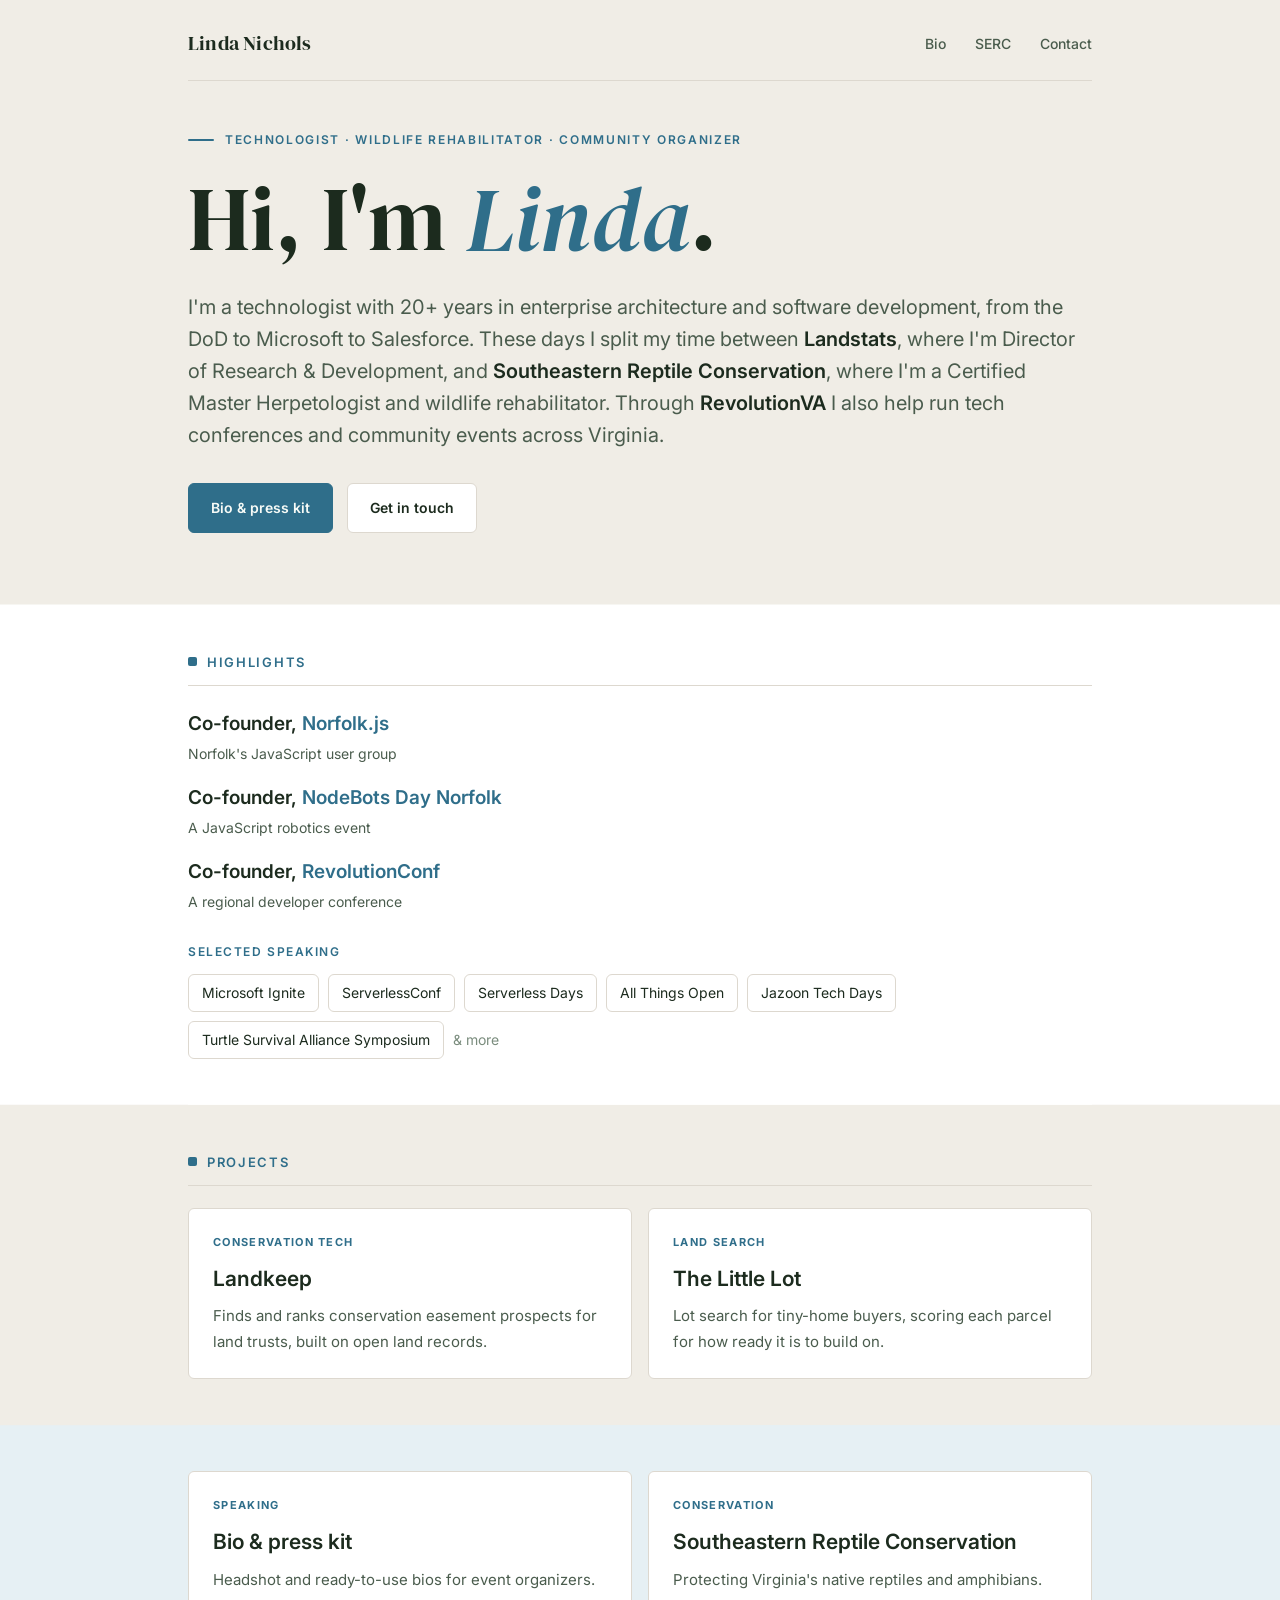
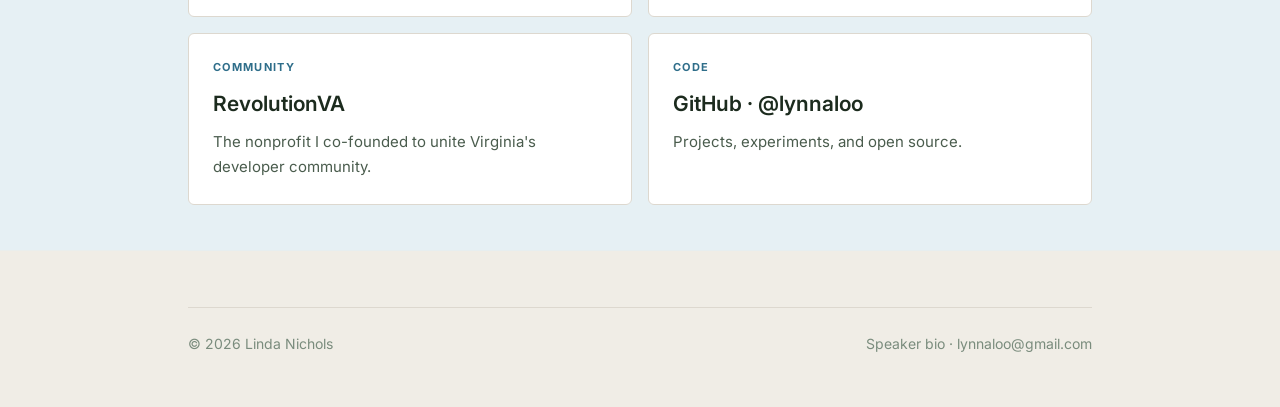
<file: index.html>
<!doctype html>
<html lang="en">
<head>
  <meta charset="utf-8">
  <meta name="viewport" content="width=device-width, initial-scale=1">
  <title>Linda Nichols</title>
  <meta name="description" content="Linda Nichols, Data & AI Architect, Certified Master Herpetologist, and event organizer. Wildlife rehabilitator with Southeastern Reptile Conservation.">
  <link rel="preconnect" href="https://fonts.googleapis.com">
  <link rel="preconnect" href="https://fonts.gstatic.com" crossorigin>
  <link href="https://fonts.googleapis.com/css2?family=DM+Serif+Display:ital@0;1&family=Inter:wght@400;500;600;700&display=swap" rel="stylesheet">
  <link rel="stylesheet" href="style.css?v=15">
  <link rel="icon" href="data:image/svg+xml,<svg xmlns='http://www.w3.org/2000/svg' viewBox='0 0 100 100'><text y='.9em' font-size='90'>🐢</text></svg>">
</head>
<body>


  <div class="wrap">

    <nav class="nav">
      <a class="brand" href="/">Linda Nichols</a>
      <div class="links">
        <a href="/bio.html">Bio</a>
        <a href="https://southeastreptile.org">SERC</a>
        <a href="mailto:lynnaloo@gmail.com">Contact</a>
      </div>
    </nav>

    <section class="hero">
      <div class="hero-inner">
        <p class="eyebrow">Technologist &middot; Wildlife Rehabilitator &middot; Community Organizer</p>
        <h1>Hi, I'm <em>Linda</em>.</h1>
        <p class="lede">
          I'm a technologist with 20+ years in enterprise architecture and software
          development, from the DoD to Microsoft to Salesforce. These days I split my time
          between <strong>Landstats</strong>, where I'm Director of Research &amp; Development,
          and <strong>Southeastern Reptile Conservation</strong>, where I'm a Certified Master
          Herpetologist and wildlife rehabilitator. Through <strong>RevolutionVA</strong> I
          also help run tech conferences and community events across Virginia.
        </p>
        <div class="btn-row">
          <a class="btn primary" href="/bio.html">Bio &amp; press kit</a>
          <a class="btn" href="mailto:lynnaloo@gmail.com">Get in touch</a>
        </div>
      </div>
    </section>

    <section class="block band-white">
      <h2>Highlights</h2>
      <div class="hl-list">
        <div>
          <span class="hl-role">Co-founder, <a href="https://norfolkjs.com">Norfolk.js</a></span>
          <span class="hl-desc">Norfolk's JavaScript user group</span>
        </div>
        <div>
          <span class="hl-role">Co-founder, <a href="https://norfolkjs.com/nodebots/index.html">NodeBots Day Norfolk</a></span>
          <span class="hl-desc">A JavaScript robotics event</span>
        </div>
        <div>
          <span class="hl-role">Co-founder, <a href="https://revolutionconf.com/">RevolutionConf</a></span>
          <span class="hl-desc">A regional developer conference</span>
        </div>
      </div>
      <p class="hl-sub">Selected speaking</p>
      <div class="tags">
        <span class="tag">Microsoft Ignite</span>
        <span class="tag">ServerlessConf</span>
        <span class="tag">Serverless Days</span>
        <span class="tag">All Things Open</span>
        <span class="tag">Jazoon Tech Days</span>
        <span class="tag">Turtle Survival Alliance Symposium</span>
        <span class="tag-more">&amp; more</span>
      </div>
    </section>

    <section class="block">
      <h2>Projects</h2>
      <div class="cards">
        <a class="card" href="https://landkeep.org">
          <p class="kicker">Conservation tech</p>
          <h3>Landkeep</h3>
          <p>Finds and ranks conservation easement prospects for land trusts, built on open land records.</p>
        </a>
        <a class="card" href="https://findlittlelot.com">
          <p class="kicker">Land search</p>
          <h3>The Little Lot</h3>
          <p>Lot search for tiny-home buyers, scoring each parcel for how ready it is to build on.</p>
        </a>
      </div>
    </section>

    <section class="cards band-tint">
      <a class="card" href="/bio.html">
        <p class="kicker">Speaking</p>
        <h3>Bio &amp; press kit</h3>
        <p>Headshot and ready-to-use bios for event organizers.</p>
      </a>
      <a class="card" href="https://southeastreptile.org">
        <p class="kicker">Conservation</p>
        <h3>Southeastern Reptile Conservation</h3>
        <p>Protecting Virginia's native reptiles and amphibians.</p>
      </a>
      <a class="card" href="https://revolutionva.org">
        <p class="kicker">Community</p>
        <h3>RevolutionVA</h3>
        <p>The nonprofit I co-founded to unite Virginia's developer community.</p>
      </a>
      <a class="card" href="https://github.com/lynnaloo">
        <p class="kicker">Code</p>
        <h3>GitHub &middot; @lynnaloo</h3>
        <p>Projects, experiments, and open source.</p>
      </a>
    </section>

    <footer>
      <span>&copy; <span id="yr"></span> Linda Nichols</span>
      <span><a href="/bio.html">Speaker bio</a> &middot; <a href="mailto:lynnaloo@gmail.com">lynnaloo@gmail.com</a></span>
    </footer>

  </div>
  <script>document.getElementById('yr').textContent = new Date().getFullYear();</script>
</body>
</html>
</file>
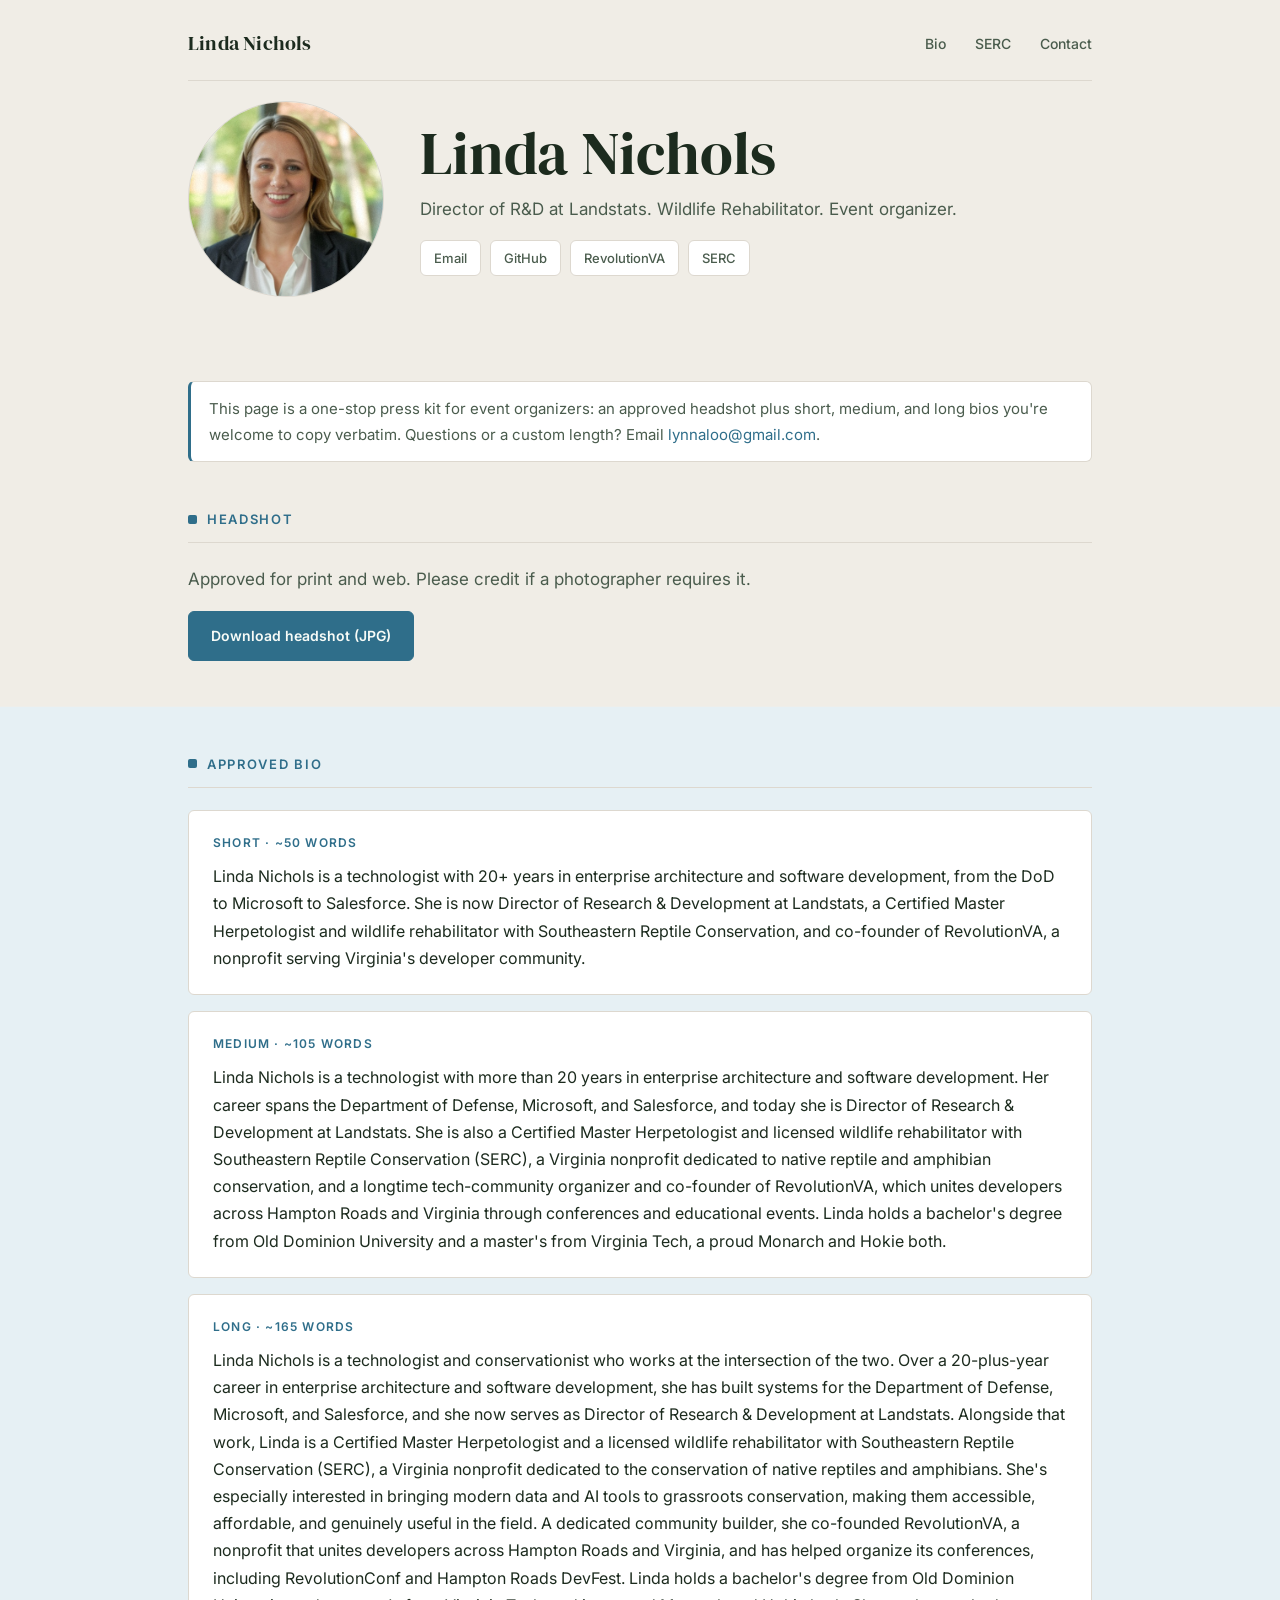
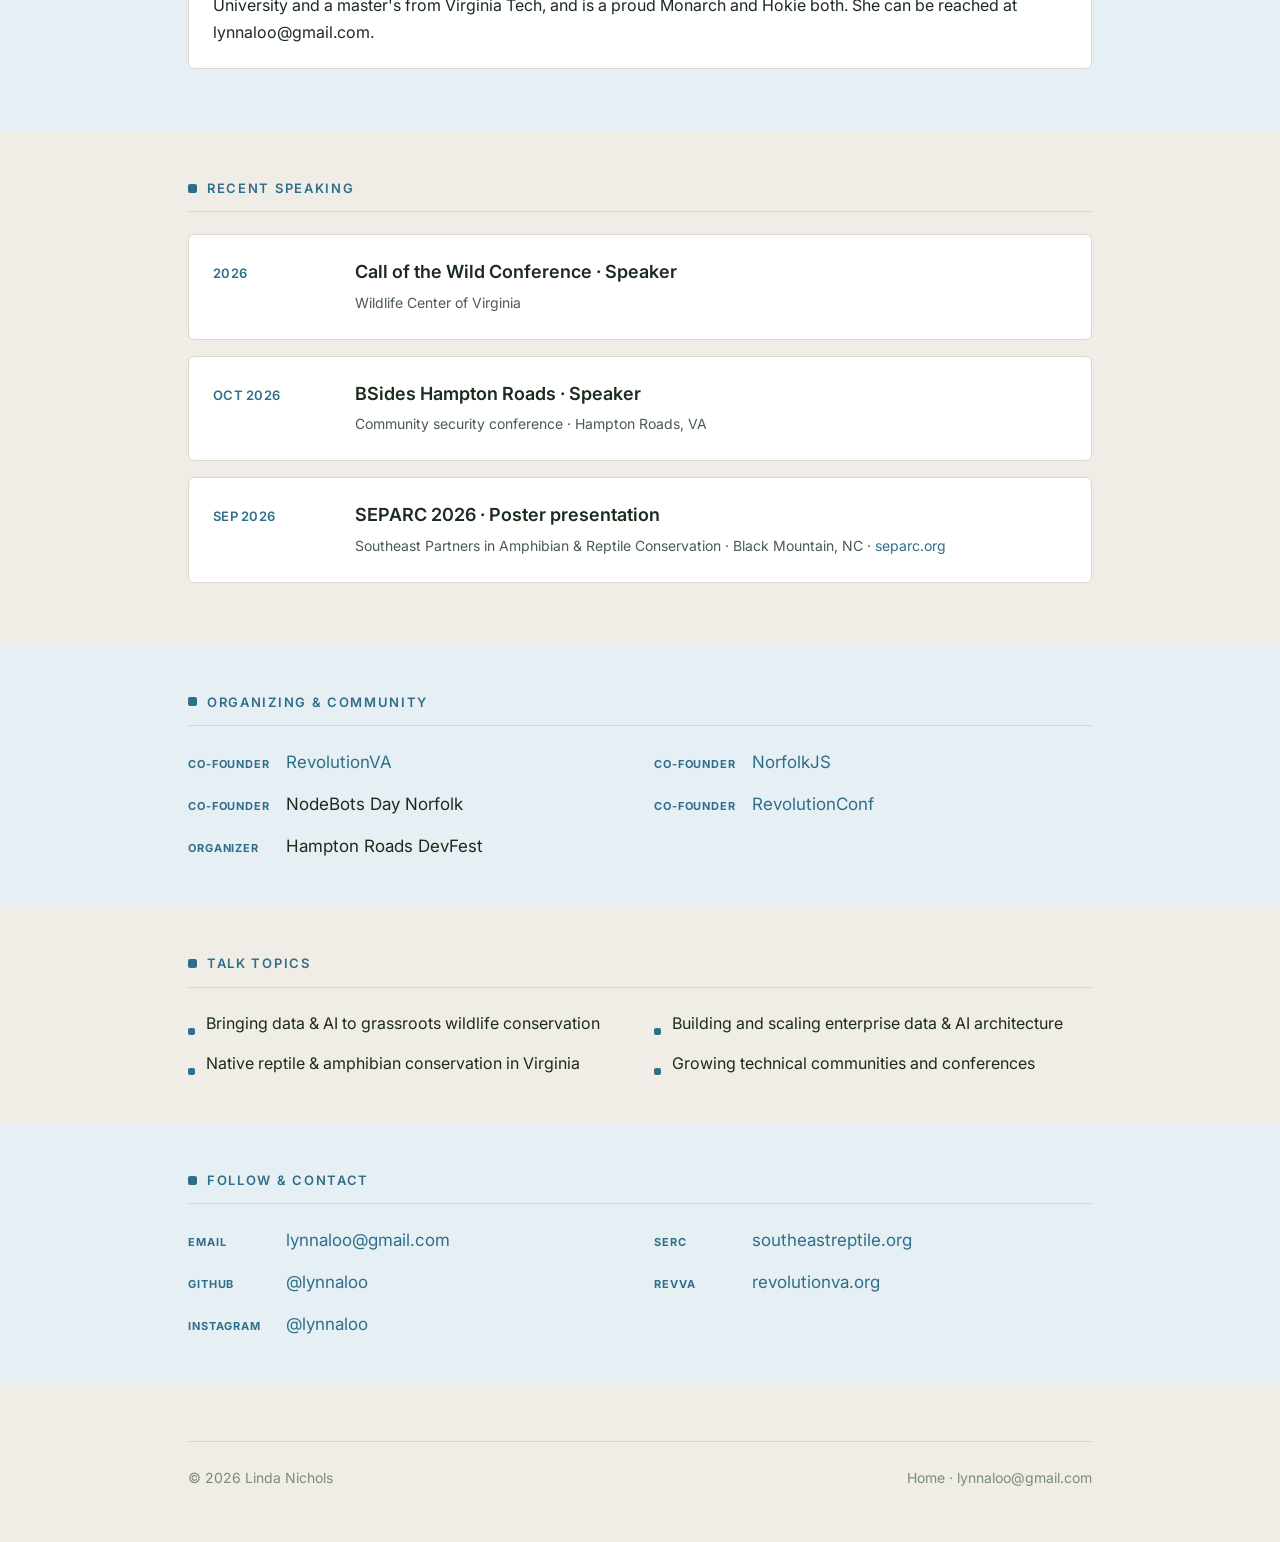
<file: bio.html>
<!doctype html>
<html lang="en">
<head>
  <meta charset="utf-8">
  <meta name="viewport" content="width=device-width, initial-scale=1">
  <title>Bio &amp; Press Kit &middot; Linda Nichols</title>
  <meta name="description" content="Approved headshot, bios (short/medium/long), speaking engagements, and contact details for Linda Nichols, Director of R&D at Landstats, Certified Master Herpetologist, and event organizer.">
  <link rel="preconnect" href="https://fonts.googleapis.com">
  <link rel="preconnect" href="https://fonts.gstatic.com" crossorigin>
  <link href="https://fonts.googleapis.com/css2?family=DM+Serif+Display:ital@0;1&family=Inter:wght@400;500;600;700&display=swap" rel="stylesheet">
  <link rel="stylesheet" href="style.css?v=15">
  <link rel="icon" href="data:image/svg+xml,<svg xmlns='http://www.w3.org/2000/svg' viewBox='0 0 100 100'><text y='.9em' font-size='90'>🐢</text></svg>">
</head>
<body>


  <div class="wrap">

    <nav class="nav">
      <a class="brand" href="/">Linda Nichols</a>
      <div class="links">
        <a href="/bio.html">Bio</a>
        <a href="https://southeastreptile.org">SERC</a>
        <a href="mailto:lynnaloo@gmail.com">Contact</a>
      </div>
    </nav>

    <header class="bio-head">
      <div class="portrait">
        <div class="frame">
          <span class="monogram" aria-hidden="true">LN</span>
          <img src="assets/headshot.jpg" alt="Headshot of Linda Nichols" onerror="this.style.display='none'">
        </div>
      </div>
      <div>
        <h1>Linda Nichols</h1>
        <p class="tagline">Director of R&amp;D at Landstats. Wildlife Rehabilitator. Event organizer.</p>
        <div class="cover-links">
          <a class="chip" href="mailto:lynnaloo@gmail.com">Email</a>
          <a class="chip" href="https://github.com/lynnaloo">GitHub</a>
          <a class="chip" href="https://revolutionva.org">RevolutionVA</a>
          <a class="chip" href="https://southeastreptile.org">SERC</a>
        </div>
      </div>
    </header>

    <main>
      <p class="note">
        This page is a one-stop press kit for event organizers: an approved headshot plus
        short, medium, and long bios you're welcome to copy verbatim. Questions or a custom
        length? Email <a href="mailto:lynnaloo@gmail.com">lynnaloo@gmail.com</a>.
      </p>

      <!-- ============ HEADSHOT ============ -->
      <section class="block">
        <h2>Headshot</h2>
        <p style="margin-top:0;color:var(--ink-2)">Approved for print and web. Please credit if a photographer requires it.</p>
        <div class="asset-row">
          <a class="btn primary" href="assets/headshot.jpg" download>Download headshot (JPG)</a>
        </div>
      </section>

      <!-- ============ BIOS ============ -->
      <section class="block band-tint">
        <h2>Approved bio</h2>

        <div class="bio-card">
          <p class="label">Short &middot; ~50 words</p>
          <p>
            Linda Nichols is a technologist with 20+ years in enterprise architecture and
            software development, from the DoD to Microsoft to Salesforce. She is now Director
            of Research &amp; Development at Landstats, a Certified Master Herpetologist and
            wildlife rehabilitator with Southeastern Reptile Conservation, and co-founder of
            RevolutionVA, a nonprofit serving Virginia's developer community.
          </p>
        </div>

        <div class="bio-card">
          <p class="label">Medium &middot; ~105 words</p>
          <p>
            Linda Nichols is a technologist with more than 20 years in enterprise
            architecture and software development. Her career spans the Department of Defense,
            Microsoft, and Salesforce, and today she is Director of Research &amp; Development
            at Landstats. She is also a Certified Master Herpetologist and licensed wildlife
            rehabilitator with Southeastern Reptile Conservation (SERC), a Virginia nonprofit
            dedicated to native reptile and amphibian conservation, and a longtime
            tech-community organizer and co-founder of RevolutionVA, which unites developers
            across Hampton Roads and Virginia through conferences and educational events. Linda
            holds a bachelor's degree from Old Dominion University and a master's from Virginia
            Tech, a proud Monarch and Hokie both.
          </p>
        </div>

        <div class="bio-card">
          <p class="label">Long &middot; ~165 words</p>
          <p>
            Linda Nichols is a technologist and conservationist who works at the intersection
            of the two. Over a 20-plus-year career in enterprise architecture and software
            development, she has built systems for the Department of Defense, Microsoft, and
            Salesforce, and she now serves as Director of Research &amp; Development at
            Landstats. Alongside that work, Linda is a Certified Master Herpetologist and a licensed wildlife
            rehabilitator with Southeastern Reptile Conservation (SERC), a Virginia nonprofit
            dedicated to the conservation of native reptiles and amphibians. She's especially
            interested in bringing modern data and AI tools to grassroots conservation, making
            them accessible, affordable, and genuinely useful in the field. A dedicated
            community builder, she co-founded RevolutionVA, a nonprofit that unites developers
            across Hampton Roads and Virginia, and has helped organize its conferences,
            including RevolutionConf and Hampton Roads DevFest. Linda holds a bachelor's degree
            from Old Dominion University and a master's from Virginia Tech, and is a proud
            Monarch and Hokie both. She can be reached at lynnaloo@gmail.com.
          </p>
        </div>

      </section>

      <!-- ============ RECENT SPEAKING ============ -->
      <section class="block">
        <h2>Recent speaking</h2>

        <div class="bio-card">
          <div class="event">
            <span class="when">2026</span>
            <span class="what">
              <strong>Call of the Wild Conference &middot; Speaker</strong><br>
              <span class="meta">Wildlife Center of Virginia</span>
            </span>
          </div>
        </div>

        <div class="bio-card">
          <div class="event">
            <span class="when">Oct 2026</span>
            <span class="what">
              <strong>BSides Hampton Roads &middot; Speaker</strong><br>
              <span class="meta">Community security conference &middot; Hampton Roads, VA</span>
            </span>
          </div>
        </div>

        <div class="bio-card">
          <div class="event">
            <span class="when">Sep 2026</span>
            <span class="what">
              <strong>SEPARC 2026 &middot; Poster presentation</strong><br>
              <span class="meta">Southeast Partners in Amphibian &amp; Reptile Conservation &middot; Black Mountain, NC &middot;
              <a href="https://www.separc.org/2026-meeting">separc.org</a></span>
            </span>
          </div>
        </div>
      </section>

      <!-- ============ ORGANIZING ============ -->
      <section class="block band-tint">
        <h2>Organizing &amp; community</h2>
        <div class="links-list">
          <a href="https://revolutionva.org"><span class="k">Co-founder</span> RevolutionVA</a>
          <a href="https://norfolkjs.com"><span class="k">Co-founder</span> NorfolkJS</a>
          <span class="pair"><span class="k">Co-founder</span> NodeBots Day Norfolk</span>
          <a href="https://revolutionconf.com/"><span class="k">Co-founder</span> RevolutionConf</a>
          <span class="pair"><span class="k">Organizer</span> Hampton Roads DevFest</span>
        </div>
      </section>

      <!-- ============ TALK TOPICS ============ -->
      <section class="block">
        <h2>Talk topics</h2>
        <div class="links-list">
          <span class="topic">Bringing data &amp; AI to grassroots wildlife conservation</span>
          <span class="topic">Building and scaling enterprise data &amp; AI architecture</span>
          <span class="topic">Native reptile &amp; amphibian conservation in Virginia</span>
          <span class="topic">Growing technical communities and conferences</span>
        </div>
      </section>

      <!-- ============ CONTACT ============ -->
      <section class="block band-tint">
        <h2>Follow &amp; contact</h2>
        <div class="links-list">
          <a href="mailto:lynnaloo@gmail.com"><span class="k">Email</span> lynnaloo@gmail.com</a>
          <a href="https://southeastreptile.org"><span class="k">SERC</span> southeastreptile.org</a>
          <a href="https://github.com/lynnaloo"><span class="k">GitHub</span> @lynnaloo</a>
          <a href="https://revolutionva.org"><span class="k">RevVA</span> revolutionva.org</a>
          <a href="https://instagram.com/lynnaloo"><span class="k">Instagram</span> @lynnaloo</a>
        </div>
      </section>
    </main>

    <footer>
      <span>&copy; <span id="yr"></span> Linda Nichols</span>
      <span><a href="/">Home</a> &middot; <a href="mailto:lynnaloo@gmail.com">lynnaloo@gmail.com</a></span>
    </footer>

  </div>
  <script>document.getElementById('yr').textContent = new Date().getFullYear();</script>
</body>
</html>
</file>
<file: style.css>
/* ============================================================
   Linda Nichols personal site
   Brand matched to Landkeep + The Little Lot:
   warm cream surface, deep-green ink, green accent, water-blue,
   DM Serif Display (display) + Inter (UI/body), small 6px radius.
   ============================================================ */

:root {
  --bg:        #f0ede6;   /* page (tan-lt) */
  --surface:   #f7f4ef;
  --card:      #ffffff;   /* cards: pop against the cream page */
  --tint:      #e6f0f4;   /* soft blue band (Landkeep water-lt) */
  --ink:       #1c2b1e;   /* deep green */
  --ink-2:     #4a5c4d;
  --ink-3:     #7a8c7d;
  --accent:    #2f6e8a;   /* water blue (from Landkeep) */
  --accent-600:#255873;
  --accent-lt: #e6f0f4;
  --tan:       #c8b89a;
  --amber:     #c47d2a;
  --land:      #4a7c59;   /* land green, used sparingly */
  --border:    #ddd8cf;

  --radius: 6px;
  --maxw: 960px;
  --display: "DM Serif Display", Georgia, "Times New Roman", serif;
  --body: "Inter", system-ui, -apple-system, "Segoe UI", Roboto, sans-serif;
}

/* Light-only, like Landkeep + The Little Lot (no dark-mode variant). */

/* ---- base ---- */
* { box-sizing: border-box; }
html { -webkit-text-size-adjust: 100%; scroll-behavior: smooth; color-scheme: light; }
body {
  margin: 0;
  font-family: var(--body);
  background: var(--bg);
  color: var(--ink);
  font-size: 17px;
  line-height: 1.7;
  -webkit-font-smoothing: antialiased;
}
.wrap { max-width: var(--maxw); margin: 0 auto; padding: 0 28px; }
a { color: var(--accent); text-decoration: none; }
a:hover { text-decoration: underline; text-underline-offset: 3px; }
img { max-width: 100%; display: block; }
h1 { font-family: var(--display); font-weight: 400; line-height: 1.05; letter-spacing: 0; }
h2, h3 { font-family: var(--body); }
::selection { background: var(--accent-lt); color: var(--ink); }

/* ---- nav ---- */
.nav {
  display: flex; align-items: center; justify-content: space-between;
  padding: 26px 0 20px; border-bottom: 1px solid var(--border);
}
.nav .brand { font-family: var(--display); font-size: 20px; color: var(--ink); letter-spacing: .01em; }
.nav .brand:hover { text-decoration: none; color: var(--accent); }
.nav .links a { font-size: 14px; font-weight: 500; color: var(--ink-2); margin-left: 24px; }
.nav .links a:hover { color: var(--accent); text-decoration: none; }

/* ---- eyebrow ---- */
.eyebrow {
  display: inline-flex; align-items: center; gap: 11px;
  font-weight: 600; text-transform: uppercase; letter-spacing: .14em;
  font-size: 12px; color: var(--accent); margin: 0 0 22px;
}
.eyebrow::before { content: ""; width: 26px; height: 2px; background: var(--accent); border-radius: 2px; }

/* ---- hero ---- */
.hero { position: relative; }
.hero-inner { padding: 40px 0 72px; }
.hero h1 { font-size: clamp(44px, 8.5vw, 90px); margin: 0 0 24px; color: var(--ink); }
.hero h1 em { font-style: italic; color: var(--accent); }
.hero .lede { font-size: 20px; line-height: 1.6; color: var(--ink-2); margin: 0 0 32px; }
.hero .lede strong { color: var(--ink); font-weight: 600; }

/* ---- buttons ---- */
.btn-row { display: flex; flex-wrap: wrap; gap: 14px; }
.btn {
  display: inline-block; padding: 12px 22px; border-radius: var(--radius);
  font-family: var(--body); font-weight: 600; font-size: 14px;
  border: 1px solid var(--border); background: var(--card); color: var(--ink);
  transition: border-color .15s ease, background .15s ease, color .15s ease;
}
.btn:hover { text-decoration: none; border-color: var(--accent); color: var(--accent); background: var(--accent-lt); }
.btn.primary { background: var(--accent); border-color: var(--accent); color: #f7fbf7; }
.btn.primary:hover { background: var(--accent-600); border-color: var(--accent-600); color: #f7fbf7; }

/* ---- bio cover (portrait + name) ---- */
.bio-head { display: flex; gap: 36px; align-items: center; padding: 20px 0 52px; flex-wrap: wrap; }
.portrait { position: relative; width: 196px; flex-shrink: 0; }
.portrait .frame {
  position: relative; border-radius: 50%; overflow: hidden; aspect-ratio: 1 / 1;
  background: var(--accent-lt); border: 1px solid var(--border);
}
.portrait .monogram {
  position: absolute; inset: 0; display: flex; align-items: center; justify-content: center;
  font-family: var(--display); font-size: 58px; color: var(--ink-3);
}
.portrait img { position: relative; z-index: 1; width: 100%; height: 100%; aspect-ratio: 1 / 1; object-fit: cover; }
.bio-head h1 { font-size: clamp(40px, 7vw, 60px); margin: 0 0 12px; color: var(--ink); }
.bio-head .tagline { font-size: 17px; color: var(--ink-2); margin: 0 0 18px; line-height: 1.5; }
.cover-links { display: flex; flex-wrap: wrap; gap: 9px; }
.chip {
  font-size: 13px; font-weight: 500; padding: 6px 13px; border-radius: var(--radius);
  border: 1px solid var(--border); color: var(--ink-2); background: var(--card);
  transition: border-color .15s ease, color .15s ease;
}
.chip:hover { border-color: var(--accent); color: var(--accent); text-decoration: none; }

/* ---- content ---- */
main { padding: 4px 0 0; }

.note {
  font-size: 15px; color: var(--ink-2); background: var(--card);
  border: 1px solid var(--border); border-left: 3px solid var(--accent);
  border-radius: var(--radius); padding: 14px 18px; margin: 28px 0 0;
}
.note code { font-family: ui-monospace, Menlo, monospace; font-size: 12px; color: var(--accent); }

section.block { margin: 0; padding: 46px 0; }
section.cards { padding: 46px 0; }

/* full-bleed section bands (keep content centered, extend color edge-to-edge) */
.band-white, .band-tint {
  box-shadow: 0 0 0 100vmax var(--b);
  clip-path: inset(0 -100vmax);
}
.band-white { --b: var(--card); background: var(--card); }
.band-tint  { --b: var(--tint);  background: var(--tint); }
section.block > h2 {
  display: flex; align-items: center; gap: 10px;
  font-weight: 600; text-transform: uppercase; letter-spacing: .13em; font-size: 13px;
  color: var(--accent); margin: 0 0 22px; padding-bottom: 12px; border-bottom: 1px solid var(--border);
}
section.block > h2::before { content: ""; width: 9px; height: 9px; background: var(--accent); border-radius: 2px; flex-shrink: 0; }

/* cards */
.bio-card {
  background: var(--card); border: 1px solid var(--border); border-radius: var(--radius);
  padding: 22px 24px; margin-bottom: 16px; transition: border-color .15s ease;
}
.bio-card:hover { border-color: var(--accent); }
.bio-card .label { font-size: 12px; font-weight: 600; text-transform: uppercase; letter-spacing: .1em; color: var(--accent); margin: 0 0 10px; }
.bio-card p { margin: 0; font-size: 16px; }
.bio-card p + p { margin-top: 8px; }

/* events */
.event { display: flex; gap: 22px; align-items: baseline; }
.event .when { font-weight: 600; font-size: 13px; letter-spacing: .02em; color: var(--accent); flex-shrink: 0; min-width: 120px; text-transform: uppercase; }
.event .what strong { font-weight: 600; font-size: 18px; color: var(--ink); }
.event .what .meta { color: var(--ink-2); font-size: 14px; }

.asset-row { display: flex; flex-wrap: wrap; gap: 12px; margin-top: 4px; }

/* two-column lists */
.links-list { display: grid; grid-template-columns: repeat(2, 1fr); gap: 13px 28px; }
.links-list a, .links-list span.pair { display: flex; align-items: baseline; gap: 10px; }
.links-list .k { font-size: 11px; font-weight: 700; text-transform: uppercase; letter-spacing: .08em; color: var(--accent); min-width: 88px; flex-shrink: 0; }
.topic { display: flex; gap: 11px; align-items: baseline; color: var(--ink); font-size: 16px; }
.topic::before { content: ""; width: 7px; height: 7px; background: var(--accent); border-radius: 2px; flex-shrink: 0; transform: translateY(6px); }

/* home highlights */
.hl-list { display: grid; gap: 16px; }
.hl-role { display: block; font-weight: 600; font-size: 19px; color: var(--ink); }
.hl-role a { color: var(--accent); }
.hl-role a:hover { text-decoration: underline; text-underline-offset: 3px; }
.hl-desc { display: block; color: var(--ink-2); font-size: 14px; margin-top: 2px; }
.hl-sub { font-weight: 600; text-transform: uppercase; letter-spacing: .13em; font-size: 12px; color: var(--accent); margin: 28px 0 12px; }
.tags { display: flex; flex-wrap: wrap; gap: 9px; align-items: center; }
.tag { font-size: 14px; color: var(--ink); background: var(--card); border: 1px solid var(--border); border-radius: var(--radius); padding: 6px 13px; }
.tag-more { color: var(--ink-3); font-size: 14px; }

/* home cards */
.cards { display: grid; grid-template-columns: repeat(2, 1fr); gap: 16px; margin: 0; }
.card {
  display: block; background: var(--card); border: 1px solid var(--border); border-radius: var(--radius);
  padding: 24px; color: var(--ink); transition: border-color .15s ease;
}
.card:hover { border-color: var(--accent); text-decoration: none; }
.card .kicker { font-size: 11px; font-weight: 700; text-transform: uppercase; letter-spacing: .12em; color: var(--accent); margin: 0 0 9px; }
.card h3 { font-weight: 600; font-size: 21px; margin: 0 0 7px; color: var(--ink); }
.card p { margin: 0; color: var(--ink-2); font-size: 15px; }

/* footer */
footer {
  border-top: 1px solid var(--border); margin-top: 56px; padding: 24px 0 52px;
  color: var(--ink-3); font-size: 14px;
  display: flex; justify-content: space-between; flex-wrap: wrap; gap: 12px;
}
footer a { color: var(--ink-3); }
footer a:hover { color: var(--accent); }

/* ---- responsive ---- */
@media (max-width: 620px) {
  .bio-head { gap: 24px; }
  .links-list, .cards { grid-template-columns: 1fr; }
  .event { flex-direction: column; gap: 4px; }
  .event .when { min-width: 0; }
  .nav .links a { margin-left: 16px; }
}
@media (prefers-reduced-motion: reduce) { * { transition: none !important; scroll-behavior: auto; } }
</file>
